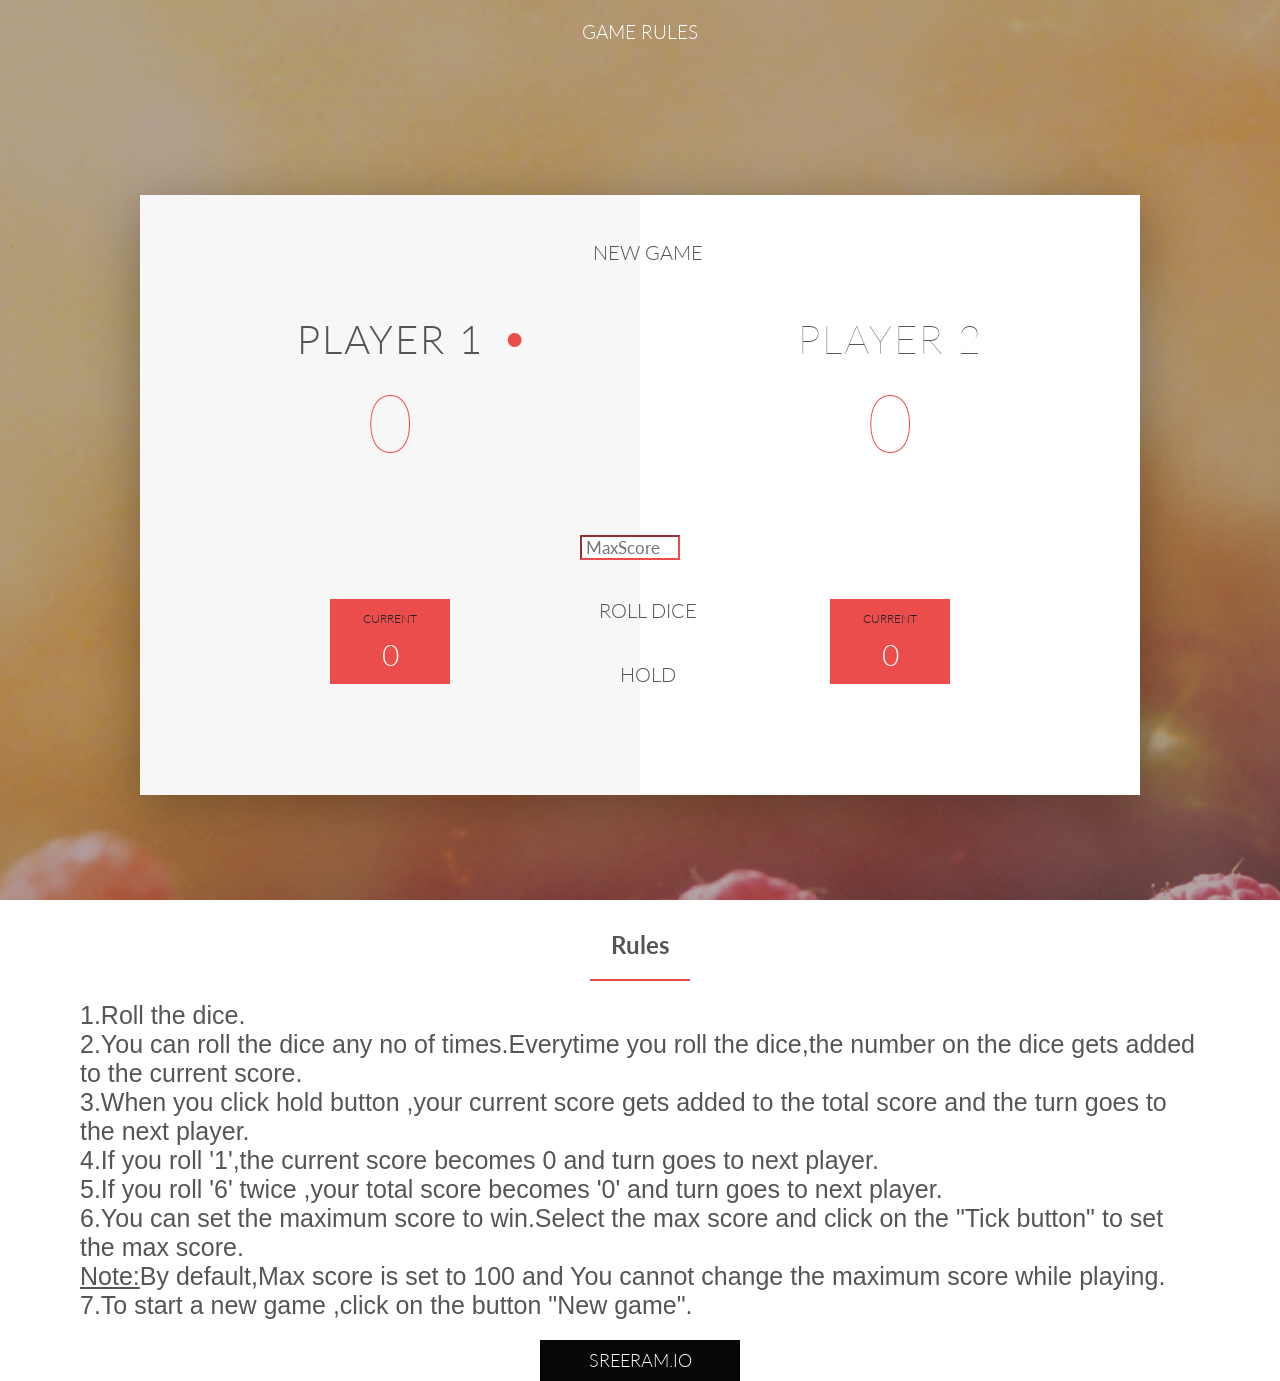
<file: index.html>
<!DOCTYPE html>
<html lang="en">
    <head>
        <meta charset="UTF-8">
        <link href="https://fonts.googleapis.com/css?family=Lato:100,300,600" rel="stylesheet" type="text/css">
        <link href="http://code.ionicframework.com/ionicons/2.0.1/css/ionicons.min.css" rel="stylesheet" type="text/css">
        <link type="text/css" rel="stylesheet" href="style.css">
        <link type="text/css" rel="stylesheet" href="queries.css">
        
        <title>Pig Game</title>
    </head>

    <body>
        <header>
       <div class="rules">
           <button  class="btn-rules"><a href="#section-rules">Game Rules</a></button>
         </div>
        <div class="wrapper clearfix">
            <div class="player-0-panel active">
                <div class="player-name" id="name-0">Player 1</div>
                <div class="player-score" id="score-0">43</div>
                <div class="player-current-box">
                    <div class="player-current-label">Current</div>
                    <div class="player-current-score" id="current-0">11</div>
                </div>
            </div>
            
            <div class="player-1-panel">
                <div class="player-name" id="name-1">Player 2</div>
                <div class="player-score" id="score-1">72</div>
                <div class="player-current-box">
                    <div class="player-current-label">Current</div>
                    <div class="player-current-score" id="current-1">0</div>
                </div>
            </div>
            
            <button class="btn-new"><i class="ion-ios-plus-outline"></i>New game</button>
            <input type="number" name="name" id="name" placeholder=" MaxScore" >
            <button class="btn-enter" id="btnn"><i class="ion-checkmark-round"></i></button>
            <button class="btn-roll"><i class="ion-ios-loop"></i>Roll dice</button>
            <button class="btn-hold"><i class="ion-ios-download-outline"></i>Hold</button>
            <img src="imgs/dice-1.png" alt="Dice" class="dice">
        </div>
    </header>
   <section id="section-rules">
       <div class="gamerules">
           <h1 class="he">Rules</h1>
       </div>
       <div class="steps">
           <div>1.Roll the dice.</div>
           <div>2.You can roll the dice any no of times.Everytime you roll the dice,the number on the dice gets added to the current score.</div>
           <div> 3.When you click hold button ,your current score gets added to the total score and the turn goes to the next player.</div>
           <div>4.If you roll '1',the current score becomes 0 and turn goes to next player.</div>
           <div>5.If you roll '6' twice ,your total score becomes '0' and turn goes to next player.</div>
           <div>6.You can set the maximum score to win.Select the max score and click on the "Tick button" to set the max score.</div>
           <div><u>Note:</u>By default,Max score is set to 100 and You cannot change the maximum score while playing.</div>
           <div>7.To start a new game ,click on the button "New game".</div>
           <button class="sreeramio"><a href="https://github.com/SreeramThatavarthi">sreeram.io</a></button>
        <script src="app.js"></script>
    </body>
</html>
</file>
<file: style.css>
/**********************************************
*** GENERAL
**********************************************/

* {
    margin: 0;
    padding: 0;
    -webkit-box-sizing: border-box;
    box-sizing: border-box;
    
}

.clearfix::after {
    content: "";
    display: table;
    clear: both;
}

header
{
      background-image: -webkit-gradient(linear, left top, left bottom, from(rgba(62, 20, 20, 0.4)), to(rgba(62, 20, 20, 0.4))), url(imgs/back.jpg);
      background-image: linear-gradient(rgba(62, 20, 20, 0.4), rgba(62, 20, 20, 0.4)), url(imgs/back.jpg);
      background-size: cover;
    background-position: center;
    height: 100vh;
}
body {
  
    font-family: Lato;
    font-weight: 300;
    position: relative;
    height: 110vh;
    color: #555;
}
html
{
    scroll-behaviour:smooth;
}

.wrapper {
    width: 1000px;
    position: absolute;
    top: 50%;
    left: 50%;
    -webkit-transform: translate(-50%, -50%);
    transform: translate(-50%, -50%);
    background-color: #fff;
    -webkit-box-shadow: 0px 10px 50px rgba(0, 0, 0, 0.3);
    box-shadow: 0px 10px 50px rgba(0, 0, 0, 0.3);
    overflow: hidden;
}

.player-0-panel,
.player-1-panel {
    width: 50%;
    float: left;
    height: 600px;
    padding: 100px;
}



/**********************************************
*** PLAYERS
**********************************************/

.player-name {
    font-size: 40px;
    text-align: center;
    text-transform: uppercase;
    letter-spacing: 2px;
    font-weight: 100;
    margin-top: 20px;
    margin-bottom: 10px;
    position: relative;
}

.player-score {
    text-align: center;
    font-size: 80px;
    font-weight: 100;
    color: #EB4D4D;
    margin-bottom: 130px;
}

.active { background-color: #f7f7f7; }
.active .player-name { font-weight: 300; }

.active .player-name::after {
    content: "\2022";
    font-size: 47px;
    position: absolute;
    color: #EB4D4D;
    top: -7px;
    right: 10px;
    
}

.player-current-box {
    background-color: #EB4D4D;
    color: #fff;
    width: 40%;
    margin: 0 auto;
    padding: 12px;
    text-align: center;
}

.player-current-label {
    text-transform: uppercase;
    margin-bottom: 10px;
    font-size: 12px;
    color: #222;
}

.player-current-score {
    font-size: 30px;
}

button {
    position: absolute;
    width: 200px;
    left: 50%;
    -webkit-transform: translateX(-50%);
    transform: translateX(-50%);
    color: #555;
    background: none;
    border: none;
    font-family: Lato;
    font-size: 20px;
    text-transform: uppercase;
    cursor: pointer;
    font-weight: 300;
    -webkit-transition: background-color 0.3s, color 0.3s;
    transition: background-color 0.3s, color 0.3s;
}

button:hover { font-weight: 600; }
button:hover i { margin-right: 20px; }

button:focus {
    outline: none;
}

i {
    color: #EB4D4D;
    display: inline-block;
    margin-right: 15px;
    font-size: 32px;
    line-height: 1;
    vertical-align: text-top;
    margin-top: -4px;
    -webkit-transition: margin 0.3s;
    transition: margin 0.3s;
}

.btn-new { top: 45px;}
.btn-roll { top: 403px;}
.btn-hold { top: 467px;}


.dice {
    position: absolute;
    left: 50%;
    top: 178px;
    -webkit-transform: translateX(-50%);
    transform: translateX(-50%);
    height: 100px;
    -webkit-box-shadow: 0px 10px 60px rgba(0, 0, 0, 0.10);
    box-shadow: 0px 10px 60px rgba(0, 0, 0, 0.10);
}

.winner { background-color: #f7f7f7; }
.winner .player-name { font-weight: 300; color: #EB4D4D; }
input
{
    top:340px;
    position: absolute;
    width: 200px;
    left: 49%;
    -webkit-transform: translateX(-50%);
    transform: translateX(-50%);
    color: #555;
    font-family: Lato;
    font-size: 17px;
    cursor: pointer;
    color: #EB4D4D;
    border-color: #EB4D4D;
    width:10%;
}
.btn-enter
{
    top:340px;
    left:57%;
    width:10%;
}
.rules
{
    text-align: center;
}
.btn-rules
{
    margin-top: 20px;
    font-size: 120%;
}
a
{
    color: #fff;
    text-decoration: none;
}
section{
    display: block;
}
.gamerules
{
    text-align: center;
}
.he
{
    margin-top: 30px;
}
.he:after
{
    display: block;
    height: 2px;
    background-color: #EB4D4D;
    content: " ";
    width: 100px;
    margin: 0 auto;
    margin-top: 20px;
}
.steps
{
    padding:20px 80px;
    font-size: 25px;
    font-family:sans-serif;
}
.sreeramio
{
    padding: 10px;
    margin-top: 20px;
    background-color:#070707; 
    color: #fff;
    font-size: 70%;
}
</file>
<file: queries.css>
@media only screen and (max-width:1200px)
{
}
/* 768 to 1023 */
@media only screen and (max-width:1023px)
{
    .wrapper {
    width: 800px;
    position: absolute;
    top: 50%;
    left: 50%;
    display: block;
    }
    .player-name {
    font-size: 30px;
     }
    .active .player-name::after {
    font-size: 40px;
    top: -5px;
    right: 4px;
   }
    .player-score {
    font-size: 70px;
        margin-bottom: 90px;
    }
    .steps
    {
        font-size:22px;
        padding:15px 40px;
    }
    .steps div
    {
        padding: 2px;
    }
    
}
/*481 to 767*/
@media only screen and (max-width:767px)
{
    .steps
    {
        font-size:18px;
        padding:15px 40px;
    }
    .steps div
    {
        padding:1%;
    }
    .wrapper {
    width: 400px;
    position: absolute;
    top: 50%;
    left: 50%;
    display: block;
    }
    .player-0-panel,
    .player-1-panel {
    width: 50%;
    float: left;
    height: 600px;
    padding: 50px;
     }
    .player-name {
    font-size: 25px;
     }
    .active .player-name::after {
    font-size: 30px;
    top: -5px;
    right: 10px;
   }
    .btn-new {
    top: 35px;
    }
    .btn-roll {
    top: 380px;
    }
    .btn-hold {
    top: 447px;
}
    .player-score {
    font-size: 60px;
    margin-bottom: 70px;
    }
    input {
    top: 270px;
    left: 46%;
    font-size: 15px;
    width: 12%;
   }
    .btn-enter {
    top: 270px;
    left: 58%;
    width: 10%;
    }
}
@media only screen and (max-width:480px)
{
     .steps
    {
        font-size:18px;
        padding:15px 40px;
    }
    .steps div
    {
        padding:1%;
    }
    .wrapper {
    width: 590px;
    position: absolute;
    top: 50%;
    left: 50%;
    display: block;
    }
    .player-0-panel,
    .player-1-panel {
    width: 50%;
    float: left;
    height: 600px;
    padding: 50px;
     }
    .player-name {
    font-size: 25px;
     }
    .active .player-name::after {
    font-size: 30px;
    top: -5px;
    right: 10px;
   }
    .btn-new {
    top: 35px;
    }
    .btn-roll {
    top: 380px;
    }
    .btn-hold {
    top: 447px;
}
    .player-score {
    font-size: 60px;
    margin-bottom: 70px;
    }
    input {
    top: 270px;
    left: 46%;
    font-size: 15px;
    width: 12%;
   }
    .btn-enter {
    top: 270px;
    left: 58%;
    width: 10%;
    }
    
}
</file>
